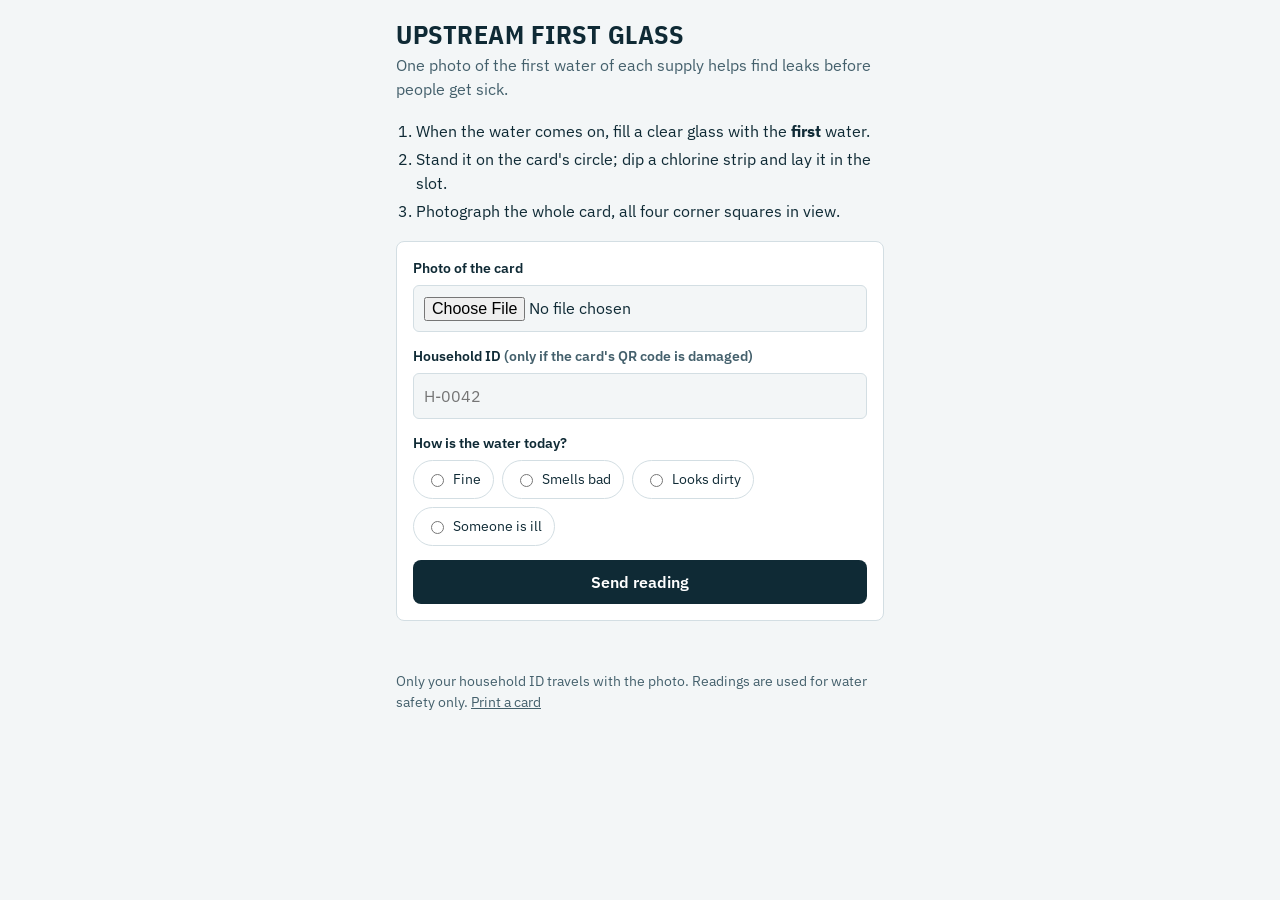
<file: upstream/intake/static/report.html>
<!doctype html>
<html lang="en">
<head>
<meta charset="utf-8">
<meta name="viewport" content="width=device-width, initial-scale=1, viewport-fit=cover">
<link rel="icon" href="data:image/svg+xml,%3Csvg xmlns=%27http://www.w3.org/2000/svg%27 viewBox=%270 0 40 40%27%3E%3Crect width=%2740%27 height=%2740%27 rx=%278%27 fill=%27%230f2a35%27/%3E%3Cpath d=%27M4 21h7l3-9 4 16 4-12 3 7 3-2h8%27 fill=%27none%27 stroke=%27%23e07cc4%27 stroke-width=%273%27 stroke-linejoin=%27round%27 stroke-linecap=%27round%27/%3E%3C/svg%3E">
<title>Upstream First Glass</title>
<link rel="stylesheet" href="https://fonts.googleapis.com/css2?family=IBM+Plex+Mono:wght@500&family=IBM+Plex+Sans+Condensed:wght@600;700&family=IBM+Plex+Sans:wght@400;600&display=swap">
<style>
/* One column, thumb-sized controls: a household sends one photo per supply. */
:root {
  --paper: #f3f6f7; --panel: #ffffff; --ink: #0f2a35; --ink-2: #44606c; --rule: #d3dee3; --dpd: #a3307f;
  --good: #0ca30c; --warn: #fab219; --crit: #d03b3b; --focus: #2a6f97;
  --font-display: "IBM Plex Sans Condensed", "Arial Narrow", sans-serif;
  --font-body: "IBM Plex Sans", "Segoe UI", system-ui, sans-serif;
  --font-mono: "IBM Plex Mono", ui-monospace, monospace;
}
@media (prefers-color-scheme: dark) {
  :root:not([data-theme="light"]) { --paper: #0c171c; --panel: #12222a; --ink: #e4eef2; --ink-2: #a6bcc6; --rule: #22404b; --dpd: #e07cc4; --focus: #5aa9d6; color-scheme: dark; }
}
:root[data-theme="dark"] { --paper: #0c171c; --panel: #12222a; --ink: #e4eef2; --ink-2: #a6bcc6; --rule: #22404b; --dpd: #e07cc4; --focus: #5aa9d6; color-scheme: dark; }
* { box-sizing: border-box; }
body { margin: 0; background: var(--paper); color: var(--ink); font: 16px/1.5 var(--font-body); }
main { max-width: 520px; margin: 0 auto; padding: 20px 16px 40px; display: flex; flex-direction: column; gap: 18px; }
h1 { margin: 0; font: 700 26px/1.1 var(--font-display); text-transform: uppercase; letter-spacing: .02em; }
.sub { margin: 4px 0 0; color: var(--ink-2); }
ol.steps { margin: 0; padding-left: 20px; display: flex; flex-direction: column; gap: 4px; }
form { background: var(--panel); border: 1px solid var(--rule); border-radius: 8px; padding: 16px; display: flex; flex-direction: column; gap: 14px; }
label { font-weight: 600; font-size: 14px; }
input, select { font: inherit; color: var(--ink); background: var(--paper); border: 1px solid var(--rule); border-radius: 6px; padding: 10px; width: 100%; }
:focus-visible { outline: 2px solid var(--focus); outline-offset: 2px; }
.field { display: flex; flex-direction: column; gap: 6px; }
.chips { display: flex; flex-wrap: wrap; gap: 8px; border: 0; margin: 0; padding: 0; }
.chips legend { font-weight: 600; font-size: 14px; margin-bottom: 6px; padding: 0; }
.chips label { font-weight: 400; display: inline-flex; align-items: center; gap: 6px; padding: 8px 12px; border: 1px solid var(--rule); border-radius: 999px; cursor: pointer; }
.chips input { width: auto; }
button { font: 600 16px/1 var(--font-body); padding: 14px; border-radius: 8px; border: 0; background: var(--ink); color: var(--panel); cursor: pointer; }
button:disabled { opacity: .6; }
.result { background: var(--panel); border: 1px solid var(--rule); border-left: 6px solid var(--rule); border-radius: 8px; padding: 14px 16px; display: flex; flex-direction: column; gap: 8px; }
.result.green { border-left-color: var(--good); } .result.amber { border-left-color: var(--warn); } .result.red { border-left-color: var(--crit); }
.result h2 { margin: 0; font: 700 18px/1.2 var(--font-display); text-transform: uppercase; letter-spacing: .03em; }
.result p { margin: 0; }
.mono { font-family: var(--font-mono); }
.links { font-size: 14px; color: var(--ink-2); }
.links a { color: inherit; }
</style>
</head>
<body>
<main>
  <header>
    <h1>Upstream first glass</h1>
    <p class="sub">One photo of the first water of each supply helps find leaks before people get sick.</p>
  </header>
  <ol class="steps">
    <li>When the water comes on, fill a clear glass with the <b>first</b> water.</li>
    <li>Stand it on the card's circle; dip a chlorine strip and lay it in the slot.</li>
    <li>Photograph the whole card, all four corner squares in view.</li>
  </ol>
  <form id="f">
    <div class="field">
      <label for="photo">Photo of the card</label>
      <input type="file" id="photo" name="photo" accept="image/*" capture="environment" required>
    </div>
    <div class="field">
      <label for="household">Household ID <span class="sub">(only if the card's QR code is damaged)</span></label>
      <input id="household" name="household" autocomplete="off" placeholder="H-0042">
    </div>
    <fieldset class="chips">
      <legend>How is the water today?</legend>
      <label><input type="radio" name="answer" value="fine"> Fine</label>
      <label><input type="radio" name="answer" value="smell"> Smells bad</label>
      <label><input type="radio" name="answer" value="dirty"> Looks dirty</label>
      <label><input type="radio" name="answer" value="ill"> Someone is ill</label>
    </fieldset>
    <button type="submit" id="send">Send reading</button>
  </form>
  <div id="out" aria-live="polite"></div>
  <p class="links">Only your household ID travels with the photo. Readings are used for water safety only.
    <a id="card-link" href="/card/H-0001.svg">Print a card</a></p>
</main>
<script>
(() => {
  const q = new URLSearchParams(location.search);
  const hh = (q.get('h') || '').replace(/[^A-Za-z0-9_-]/g, '');
  if (hh) { document.getElementById('household').value = hh; document.getElementById('card-link').href = '/card/' + hh + '.svg'; }
  const esc = (s) => String(s ?? '').replace(/[&<>"']/g, (c) => ({ '&': '&amp;', '<': '&lt;', '>': '&gt;', '"': '&quot;', "'": '&#39;' }[c]));
  const out = document.getElementById('out');
  const TITLE = { green: 'Normal reading', amber: 'Unusual reading', red: 'Warning: possible contamination' };
  document.getElementById('f').addEventListener('submit', async (e) => {
    e.preventDefault();
    const btn = document.getElementById('send');
    const fd = new FormData(e.target);
    if (!fd.get('household')) fd.delete('household');
    btn.disabled = true; btn.textContent = 'Reading your photo…';
    out.innerHTML = '';
    try {
      const res = await fetch('/api/photo', { method: 'POST', body: fd });
      const data = await res.json();
      if (!res.ok) {
        const tips = (data.issues || []).map((i) => '<li>' + esc(i.split(': ').slice(-1)[0]) + '</li>').join('');
        out.innerHTML = '<div class="result"><h2>Please try again</h2>' + (tips ? '<ul>' + tips + '</ul>' : '<p>' + esc(data.error || 'The photo could not be used.') + '</p>') + '</div>';
      } else {
        const r = data.report;
        const bits = [];
        if (r.turbidity != null) bits.push('cloudiness index ' + r.turbidity.toFixed(2));
        if (r.chlorine != null) bits.push('free chlorine ' + r.chlorine.toFixed(2) + ' mg/L');
        out.innerHTML = '<div class="result ' + esc(data.level) + '"><h2>' + esc(TITLE[data.level] || data.level) + '</h2>'
          + '<p class="mono">' + esc(r.household) + ' · ' + esc(bits.join(' · ')) + '</p><p>' + esc(data.message) + '</p></div>';
      }
    } catch (err) {
      out.innerHTML = '<div class="result"><h2>Not sent</h2><p>Check your connection and try again.</p></div>';
    } finally {
      btn.disabled = false; btn.textContent = 'Send reading';
    }
  });
})();
</script>
</body>
</html>
</file>
